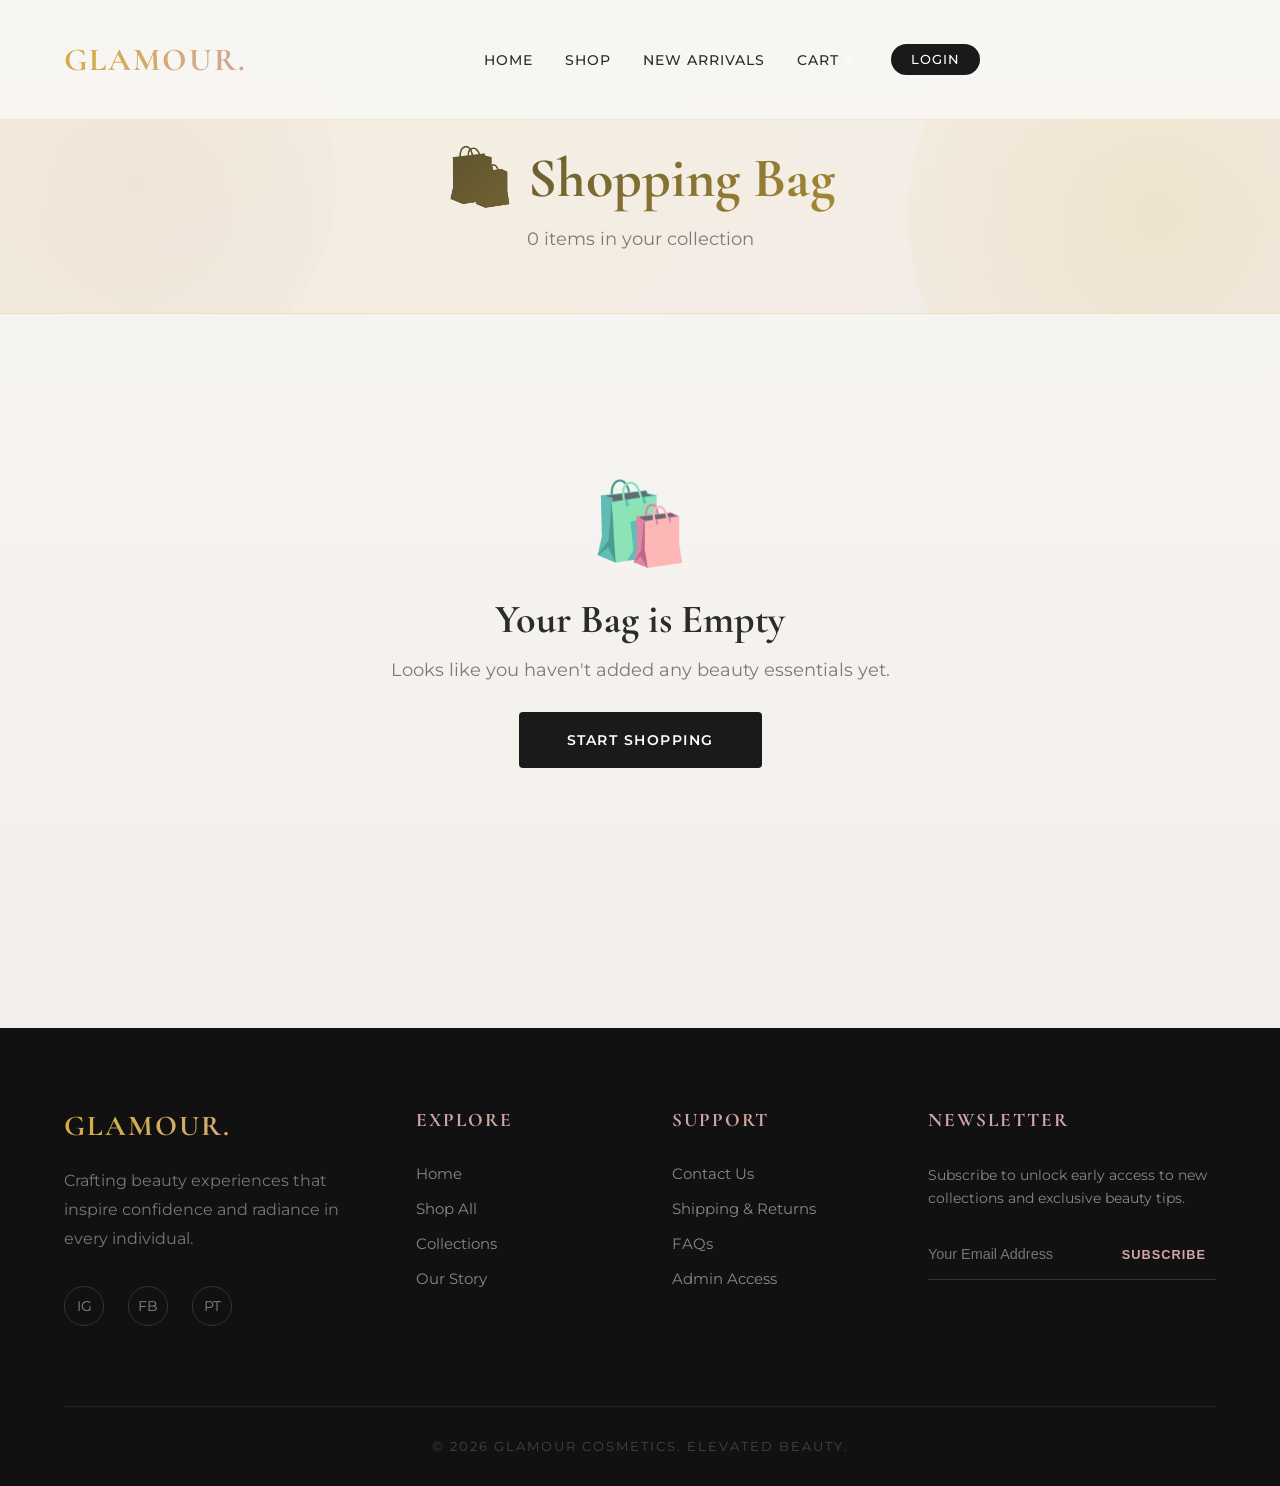
<file: frontend/cart.html>
<!DOCTYPE html>
<html lang="en">

<head>
    <meta charset="UTF-8">
    <meta name="viewport" content="width=device-width, initial-scale=1.0">
    <title>Shopping Bag | Glamour E-Store</title>
    <link rel="preconnect" href="https://fonts.googleapis.com">
    <link rel="preconnect" href="https://fonts.gstatic.com" crossorigin>
    <link
        href="https://fonts.googleapis.com/css2?family=Cormorant+Garamond:wght@300;400;600;700&family=Montserrat:wght@300;400;500;600;700&display=swap"
        rel="stylesheet">
    <style>
        :root {
            --color-primary: #1a1a1a;
            --color-secondary: #f8f6f3;
            --color-accent-gold: #d4af37;
            --color-accent-rose: #d4a5a5;
            --color-accent-sage: #9caf88;
            --color-text-dark: #2c2c2c;
            --color-text-light: #7a7a7a;
            --font-heading: 'Cormorant Garamond', serif;
            --font-body: 'Montserrat', sans-serif;
            --transition-smooth: all 0.6s cubic-bezier(0.4, 0, 0.2, 1);
            --spacing-xl: 6rem;
            --radius-sm: 8px;
        }

        * {
            margin: 0;
            padding: 0;
            box-sizing: border-box;
        }

        body {
            font-family: var(--font-body);
            color: var(--color-text-dark);
            background: linear-gradient(180deg, var(--color-secondary) 0%, #f0ede8 100%);
            overflow-x: hidden;
            min-height: 100vh;
        }

        /* Header Styles */
        header {
            position: fixed;
            top: 0;
            width: 100%;
            background: rgba(248, 246, 243, 0.95);
            backdrop-filter: blur(10px);
            z-index: 1000;
            padding: 1.5rem 5%;
            border-bottom: 1px solid rgba(212, 175, 55, 0.2);
            animation: slideDown 0.8s ease-out;
        }

        @keyframes slideDown {
            from {
                transform: translateY(-100%);
                opacity: 0;
            }

            to {
                transform: translateY(0);
                opacity: 1;
            }
        }

        nav {
            display: flex;
            justify-content: space-between;
            align-items: center;
            max-width: 1400px;
            margin: 0 auto;
        }

        .logo {
            font-family: var(--font-heading);
            font-size: 2rem;
            font-weight: 700;
            letter-spacing: 2px;
            background: linear-gradient(135deg, var(--color-accent-gold), var(--color-accent-rose));
            -webkit-background-clip: text;
            -webkit-text-fill-color: transparent;
            background-clip: text;
        }

        .nav-links {
            display: flex;
            gap: 3rem;
            list-style: none;
        }

        .nav-links a {
            font-size: 0.9rem;
            font-weight: 500;
            letter-spacing: 1px;
            text-transform: uppercase;
            color: var(--color-text-dark);
            text-decoration: none;
            position: relative;
            transition: color 0.3s;
        }

        .nav-links a::after {
            content: '';
            position: absolute;
            bottom: -5px;
            left: 0;
            width: 0;
            height: 2px;
            background: var(--color-accent-gold);
            transition: width 0.4s cubic-bezier(0.4, 0, 0.2, 1);
        }

        .nav-links a:hover::after {
            width: 100%;
        }

        .nav-links a:hover {
            color: var(--color-accent-gold);
        }

        /* Page Header */
        .page-header {
            margin-top: 80px;
            padding: 4rem 5%;
            background: linear-gradient(135deg, rgba(212, 175, 55, 0.1), rgba(212, 165, 165, 0.1));
            border-bottom: 1px solid rgba(212, 175, 55, 0.2);
            position: relative;
            overflow: hidden;
        }

        .page-header::before {
            content: '';
            position: absolute;
            top: -50%;
            right: -10%;
            width: 500px;
            height: 500px;
            background: radial-gradient(circle, rgba(212, 175, 55, 0.15), transparent);
            border-radius: 50%;
            animation: float 6s ease-in-out infinite;
        }

        .page-header::after {
            content: '';
            position: absolute;
            bottom: -30%;
            left: -5%;
            width: 400px;
            height: 400px;
            background: radial-gradient(circle, rgba(212, 165, 165, 0.12), transparent);
            border-radius: 50%;
            animation: float 8s ease-in-out infinite reverse;
        }

        @keyframes float {

            0%,
            100% {
                transform: translateY(0);
            }

            50% {
                transform: translateY(-30px);
            }
        }

        .page-header h1 {
            font-family: var(--font-heading);
            font-size: 3.5rem;
            font-weight: 700;
            text-align: center;
            position: relative;
            z-index: 2;
            background: linear-gradient(135deg, var(--color-text-dark), var(--color-accent-gold));
            -webkit-background-clip: text;
            -webkit-text-fill-color: transparent;
            background-clip: text;
        }

        .fade-in {
            animation: fadeInUp 0.8s ease-out;
        }

        @keyframes fadeInUp {
            from {
                opacity: 0;
                transform: translateY(30px);
            }

            to {
                opacity: 1;
                transform: translateY(0);
            }
        }

        /* Container */
        .container {
            max-width: 1400px;
            margin: 0 auto;
            padding: 0 5%;
        }

        .cart-section {
            padding: 4rem 0;
            min-height: 60vh;
        }

        /* Empty Cart State */
        .empty-cart {
            text-align: center;
            padding: 6rem 2rem;
            animation: fadeIn 0.8s ease-out;
        }

        @keyframes fadeIn {
            from {
                opacity: 0;
            }

            to {
                opacity: 1;
            }
        }

        .empty-cart-icon {
            font-size: 5rem;
            color: var(--color-accent-gold);
            margin-bottom: 1.5rem;
            opacity: 0.7;
        }

        .empty-cart h2 {
            font-family: var(--font-heading);
            font-size: 2.5rem;
            margin-bottom: 1rem;
            color: var(--color-text-dark);
        }

        .empty-cart p {
            color: var(--color-text-light);
            font-size: 1.1rem;
            margin-bottom: 2rem;
        }

        /* Cart Table */
        .cart-table-wrapper {
            margin-bottom: 4rem;
            background: white;
            border-radius: var(--radius-sm);
            box-shadow: 0 5px 30px rgba(0, 0, 0, 0.08);
            overflow: hidden;
            animation: slideUp 0.8s ease-out;
        }

        @keyframes slideUp {
            from {
                opacity: 0;
                transform: translateY(40px);
            }

            to {
                opacity: 1;
                transform: translateY(0);
            }
        }

        table {
            width: 100%;
            border-collapse: collapse;
        }

        thead {
            background: linear-gradient(135deg, var(--color-primary), #2a2a2a);
        }

        th {
            padding: 1.5rem 2rem;
            text-align: left;
            font-weight: 600;
            letter-spacing: 1px;
            text-transform: uppercase;
            font-size: 0.85rem;
            color: white;
        }

        th:last-child {
            text-align: right;
        }

        tbody tr {
            border-bottom: 1px solid #f0f0f0;
            transition: background 0.3s;
        }

        tbody tr:hover {
            background: rgba(212, 175, 55, 0.05);
        }

        td {
            padding: 2rem;
            vertical-align: middle;
        }

        td:last-child {
            text-align: right;
        }

        /* Product Cell */
        .product-cell {
            display: flex;
            align-items: center;
            gap: 1.5rem;
        }

        .product-image {
            width: 100px;
            height: 100px;
            border-radius: var(--radius-sm);
            overflow: hidden;
            flex-shrink: 0;
            background: #f5f5f5;
            border: 2px solid #f0f0f0;
            transition: border-color 0.3s;
        }

        .product-image img {
            width: 100%;
            height: 100%;
            object-fit: cover;
            transition: transform 0.4s;
        }

        .product-cell:hover .product-image {
            border-color: var(--color-accent-gold);
        }

        .product-cell:hover .product-image img {
            transform: scale(1.1);
        }

        .product-details h3 {
            font-family: var(--font-heading);
            font-size: 1.3rem;
            font-weight: 600;
            margin-bottom: 0.5rem;
            color: var(--color-text-dark);
        }

        .product-category {
            font-size: 0.85rem;
            color: var(--color-text-light);
            text-transform: uppercase;
            letter-spacing: 1px;
            margin-bottom: 0.5rem;
        }

        .remove-item {
            display: inline-block;
            margin-top: 0.5rem;
            color: var(--color-accent-rose);
            font-size: 0.85rem;
            text-decoration: none;
            font-weight: 500;
            transition: color 0.3s;
        }

        .remove-item:hover {
            color: #c4807d;
            text-decoration: underline;
        }

        /* Price Cell */
        .price-cell {
            font-size: 1.2rem;
            font-weight: 600;
            color: var(--color-text-dark);
        }

        /* Quantity Cell */
        .quantity-controls {
            display: flex;
            align-items: center;
            gap: 0.5rem;
        }

        .quantity-btn {
            width: 35px;
            height: 35px;
            border: 2px solid var(--color-accent-gold);
            background: white;
            color: var(--color-accent-gold);
            border-radius: 4px;
            cursor: pointer;
            font-size: 1.2rem;
            font-weight: 600;
            transition: all 0.3s;
            display: flex;
            align-items: center;
            justify-content: center;
        }

        .quantity-btn:hover {
            background: var(--color-accent-gold);
            color: white;
            transform: scale(1.1);
        }

        .quantity-display {
            width: 50px;
            text-align: center;
            font-size: 1.1rem;
            font-weight: 600;
            padding: 0.5rem;
            border: 2px solid #e0e0e0;
            border-radius: 4px;
        }

        /* Total Cell */
        .total-cell {
            font-size: 1.4rem;
            font-weight: 700;
            color: var(--color-accent-gold);
        }

        /* Summary Section */
        .summary-wrapper {
            display: flex;
            justify-content: flex-end;
            animation: fadeIn 1s ease-out 0.3s both;
        }

        .cart-summary {
            width: 100%;
            max-width: 450px;
            background: white;
            padding: 2.5rem;
            border-radius: var(--radius-sm);
            box-shadow: 0 10px 40px rgba(0, 0, 0, 0.1);
            border: 1px solid rgba(212, 175, 55, 0.2);
        }

        .cart-summary h2 {
            font-family: var(--font-heading);
            font-size: 2rem;
            margin-bottom: 2rem;
            color: var(--color-text-dark);
            text-align: center;
        }

        .summary-line {
            display: flex;
            justify-content: space-between;
            margin-bottom: 1.5rem;
            font-size: 1.1rem;
            padding-bottom: 1rem;
            border-bottom: 1px solid #f0f0f0;
        }

        .summary-line:last-of-type {
            border-bottom: 2px solid var(--color-accent-gold);
            padding-bottom: 1.5rem;
            margin-bottom: 2rem;
        }

        .summary-line strong {
            font-weight: 700;
            font-size: 1.3rem;
            color: var(--color-accent-gold);
        }

        .summary-note {
            font-size: 0.9rem;
            color: var(--color-text-light);
            text-align: center;
            margin-bottom: 2rem;
            line-height: 1.6;
        }

        /* Buttons */
        .btn {
            display: inline-block;
            padding: 1.2rem 3rem;
            background: var(--color-primary);
            color: white;
            text-decoration: none;
            font-weight: 600;
            letter-spacing: 1.5px;
            text-transform: uppercase;
            font-size: 0.9rem;
            border: none;
            border-radius: 4px;
            cursor: pointer;
            transition: all 0.4s cubic-bezier(0.4, 0, 0.2, 1);
            position: relative;
            overflow: hidden;
        }

        .btn::before {
            content: '';
            position: absolute;
            top: 0;
            left: -100%;
            width: 100%;
            height: 100%;
            background: var(--color-accent-gold);
            transition: left 0.5s ease;
            z-index: -1;
        }

        .btn:hover::before {
            left: 0;
        }

        .btn:hover {
            transform: translateY(-3px);
            box-shadow: 0 10px 30px rgba(212, 175, 55, 0.3);
        }

        .btn-full {
            width: 100%;
        }

        .continue-shopping {
            display: block;
            text-align: center;
            margin-top: 1.5rem;
            font-size: 0.95rem;
            color: var(--color-text-dark);
            text-decoration: none;
            font-weight: 500;
            transition: color 0.3s;
            position: relative;
        }

        .continue-shopping::after {
            content: '→';
            margin-left: 0.5rem;
            transition: margin-left 0.3s;
        }

        .continue-shopping:hover {
            color: var(--color-accent-gold);
        }

        .continue-shopping:hover::after {
            margin-left: 1rem;
        }

        /* Promo Code */
        .promo-section {
            margin-bottom: 2rem;
        }

        .promo-input-wrapper {
            display: flex;
            gap: 0.5rem;
        }

        .promo-input {
            flex: 1;
            padding: 1rem;
            border: 2px solid #e0e0e0;
            border-radius: 4px;
            font-family: var(--font-body);
            font-size: 0.95rem;
            transition: border-color 0.3s;
        }

        .promo-input:focus {
            outline: none;
            border-color: var(--color-accent-gold);
        }

        .promo-btn {
            padding: 1rem 2rem;
            background: transparent;
            color: var(--color-accent-gold);
            border: 2px solid var(--color-accent-gold);
            font-weight: 600;
            letter-spacing: 1px;
            text-transform: uppercase;
            font-size: 0.85rem;
            cursor: pointer;
            transition: all 0.3s;
            border-radius: 4px;
        }

        .promo-btn:hover {
            background: var(--color-accent-gold);
            color: white;
        }

        /* Footer */
        footer {
            background: var(--color-primary);
            color: white;
            padding: 4rem 5%;
            margin-top: 6rem;
        }

        .footer-content {
            max-width: 1400px;
            margin: 0 auto;
            display: grid;
            grid-template-columns: repeat(4, 1fr);
            gap: 3rem;
        }

        .footer-section h3 {
            font-family: var(--font-heading);
            font-size: 1.5rem;
            margin-bottom: 1.5rem;
            color: var(--color-accent-gold);
        }

        .footer-section ul {
            list-style: none;
        }

        .footer-section ul li {
            margin-bottom: 0.8rem;
        }

        .footer-section a {
            color: rgba(255, 255, 255, 0.7);
            text-decoration: none;
            font-size: 0.95rem;
            transition: color 0.3s;
        }

        .footer-section a:hover {
            color: var(--color-accent-gold);
        }

        .footer-bottom {
            text-align: center;
            margin-top: 3rem;
            padding-top: 2rem;
            border-top: 1px solid rgba(255, 255, 255, 0.1);
            color: rgba(255, 255, 255, 0.5);
            font-size: 0.9rem;
        }

        /* Responsive */
        @media (max-width: 1024px) {
            .footer-content {
                grid-template-columns: repeat(2, 1fr);
            }

            .nav-links {
                gap: 1.5rem;
            }

            .page-header h1 {
                font-size: 2.8rem;
            }
        }

        @media (max-width: 768px) {
            .nav-links {
                display: none;
            }

            .page-header h1 {
                font-size: 2.2rem;
            }

            table {
                font-size: 0.9rem;
            }

            .product-cell {
                flex-direction: column;
                align-items: flex-start;
            }

            th,
            td {
                padding: 1rem;
            }

            .cart-summary {
                max-width: 100%;
            }

            .footer-content {
                grid-template-columns: 1fr;
            }

            /* Make table scrollable on mobile */
            .cart-table-wrapper {
                overflow-x: auto;
            }

            table {
                min-width: 600px;
            }
        }
    </style>
</head>

<body>
    <header>
        <nav>
            <div class="logo">GLAMOUR</div>
            <ul class="nav-links">
                <li><a href="index.html">Home</a></li>
                <li><a href="products.html">Shop</a></li>
                <li><a href="categories.html">Categories</a></li>
                <li><a href="about.html">About</a></li>
                <li><a href="contact.html">Contact</a></li>
            </ul>
        </nav>
    </header>

    <div class="page-header fade-in">
        <div class="container">
            <h1>🛍️ Shopping Bag</h1>
            <p
                style="text-align: center; margin-top: 1rem; font-size: 1.1rem; color: var(--color-text-light); position: relative; z-index: 2;">
                <span id="item-count">4</span> items in your collection
            </p>
        </div>
    </div>

    <div class="container cart-section">
        <!-- Cart Items Table -->
        <div class="cart-table-wrapper" id="cart-table-section">
            <table>
                <thead>
                    <tr>
                        <th>Product</th>
                        <th>Price</th>
                        <th>Quantity</th>
                        <th>Total</th>
                    </tr>
                </thead>
                <tbody id="cart-items">
                    <!-- Cart items injected here -->
                </tbody>
            </table>
        </div>

        <!-- Empty Cart State -->
        <div class="empty-cart" id="empty-cart-state" style="display: none;">
            <div class="empty-cart-icon">🛍️</div>
            <h2>Your Bag is Empty</h2>
            <p>Looks like you haven't added any beauty essentials yet.</p>
            <a href="products.html" class="btn">Start Shopping</a>
        </div>

        <!-- Cart Summary -->
        <div class="summary-wrapper" id="cart-summary-section">
            <div class="cart-summary">
                <h2>Order Summary</h2>

                <div class="promo-section">
                    <div class="promo-input-wrapper">
                        <input type="text" class="promo-input" placeholder="Promo Code" id="promo-input">
                        <button class="promo-btn" onclick="applyPromo()">Apply</button>
                    </div>
                </div>

                <div class="summary-line">
                    <span>Subtotal</span>
                    <span id="cart-subtotal">$0.00</span>
                </div>
                <div class="summary-line">
                    <span>Shipping</span>
                    <span id="cart-shipping" style="color: var(--color-accent-sage); font-weight: 600;">Free</span>
                </div>
                <div class="summary-line" style="border-bottom: none; padding-bottom: 0; margin-bottom: 1rem;">
                    <span style="font-size: 0.9rem; color: var(--color-accent-sage);">✓ You're saving</span>
                    <span style="font-size: 0.9rem; color: var(--color-accent-sage); font-weight: 600;">$15.00</span>
                </div>
                <div class="summary-line">
                    <strong>Total</strong>
                    <strong id="cart-total">$0.00</strong>
                </div>

                <p class="summary-note">Free shipping on all orders. Taxes calculated at checkout.</p>

                <div
                    style="display: flex; justify-content: center; gap: 1.5rem; margin-bottom: 2rem; padding: 1.5rem; background: rgba(212, 175, 55, 0.05); border-radius: 4px;">
                    <div style="text-align: center; font-size: 0.75rem; color: var(--color-text-light);">
                        <div style="font-size: 1.5rem; margin-bottom: 0.3rem;">🔒</div>
                        <div>Secure Payment</div>
                    </div>
                    <div style="text-align: center; font-size: 0.75rem; color: var(--color-text-light);">
                        <div style="font-size: 1.5rem; margin-bottom: 0.3rem;">🚚</div>
                        <div>Free Shipping</div>
                    </div>
                    <div style="text-align: center; font-size: 0.75rem; color: var(--color-text-light);">
                        <div style="font-size: 1.5rem; margin-bottom: 0.3rem;">↩️</div>
                        <div>Easy Returns</div>
                    </div>
                </div>

                <button class="btn btn-full" onclick="checkout()">Proceed to Checkout</button>
                <a href="products.html" class="continue-shopping">Continue Shopping</a>
            </div>
        </div>
    </div>

    <footer>
        <div class="footer-content">
            <div class="footer-section">
                <h3>About Glamour</h3>
                <ul>
                    <li><a href="#">Our Story</a></li>
                    <li><a href="#">Sustainability</a></li>
                    <li><a href="#">Careers</a></li>
                    <li><a href="#">Press</a></li>
                    <li><a href="admin/dashboard.html" style="color: var(--color-accent-gold);">Admin Dashboard</a></li>
                </ul>
            </div>
            <div class="footer-section">
                <h3>Customer Care</h3>
                <ul>
                    <li><a href="#">Contact Us</a></li>
                    <li><a href="#">Shipping Info</a></li>
                    <li><a href="#">Returns</a></li>
                    <li><a href="#">FAQ</a></li>
                </ul>
            </div>
            <div class="footer-section">
                <h3>Shop</h3>
                <ul>
                    <li><a href="#">Makeup</a></li>
                    <li><a href="#">Skincare</a></li>
                    <li><a href="#">Fragrance</a></li>
                    <li><a href="#">Tools & Brushes</a></li>
                </ul>
            </div>
            <div class="footer-section">
                <h3>Connect</h3>
                <ul>
                    <li><a href="#">Instagram</a></li>
                    <li><a href="#">Facebook</a></li>
                    <li><a href="#">Pinterest</a></li>
                    <li><a href="#">YouTube</a></li>
                </ul>
            </div>
        </div>
        <div class="footer-bottom">
            <p>&copy; 2026 Glamour E-Store. All rights reserved. | Beauty Redefined</p>
        </div>
    </footer>

    <script src="js/app.js"></script>
    <script src="js/cart.js"></script>
    <script>
        function applyPromo() {
            const promoCode = document.getElementById('promo-input').value;
            if (promoCode) {
                alert(`Promo code "${promoCode}" applied!`);
            }
        }

        function checkout() {
            const cart = Utils.getCart();
            if (cart.length === 0) {
                alert("Your cart is empty!");
                return;
            }
            alert('Proceeding to secure checkout...');
        }
    </script>
    <script src="js/auth.js"></script>
    <script src="js/app.js"></script>
</body>

</html>
</file>
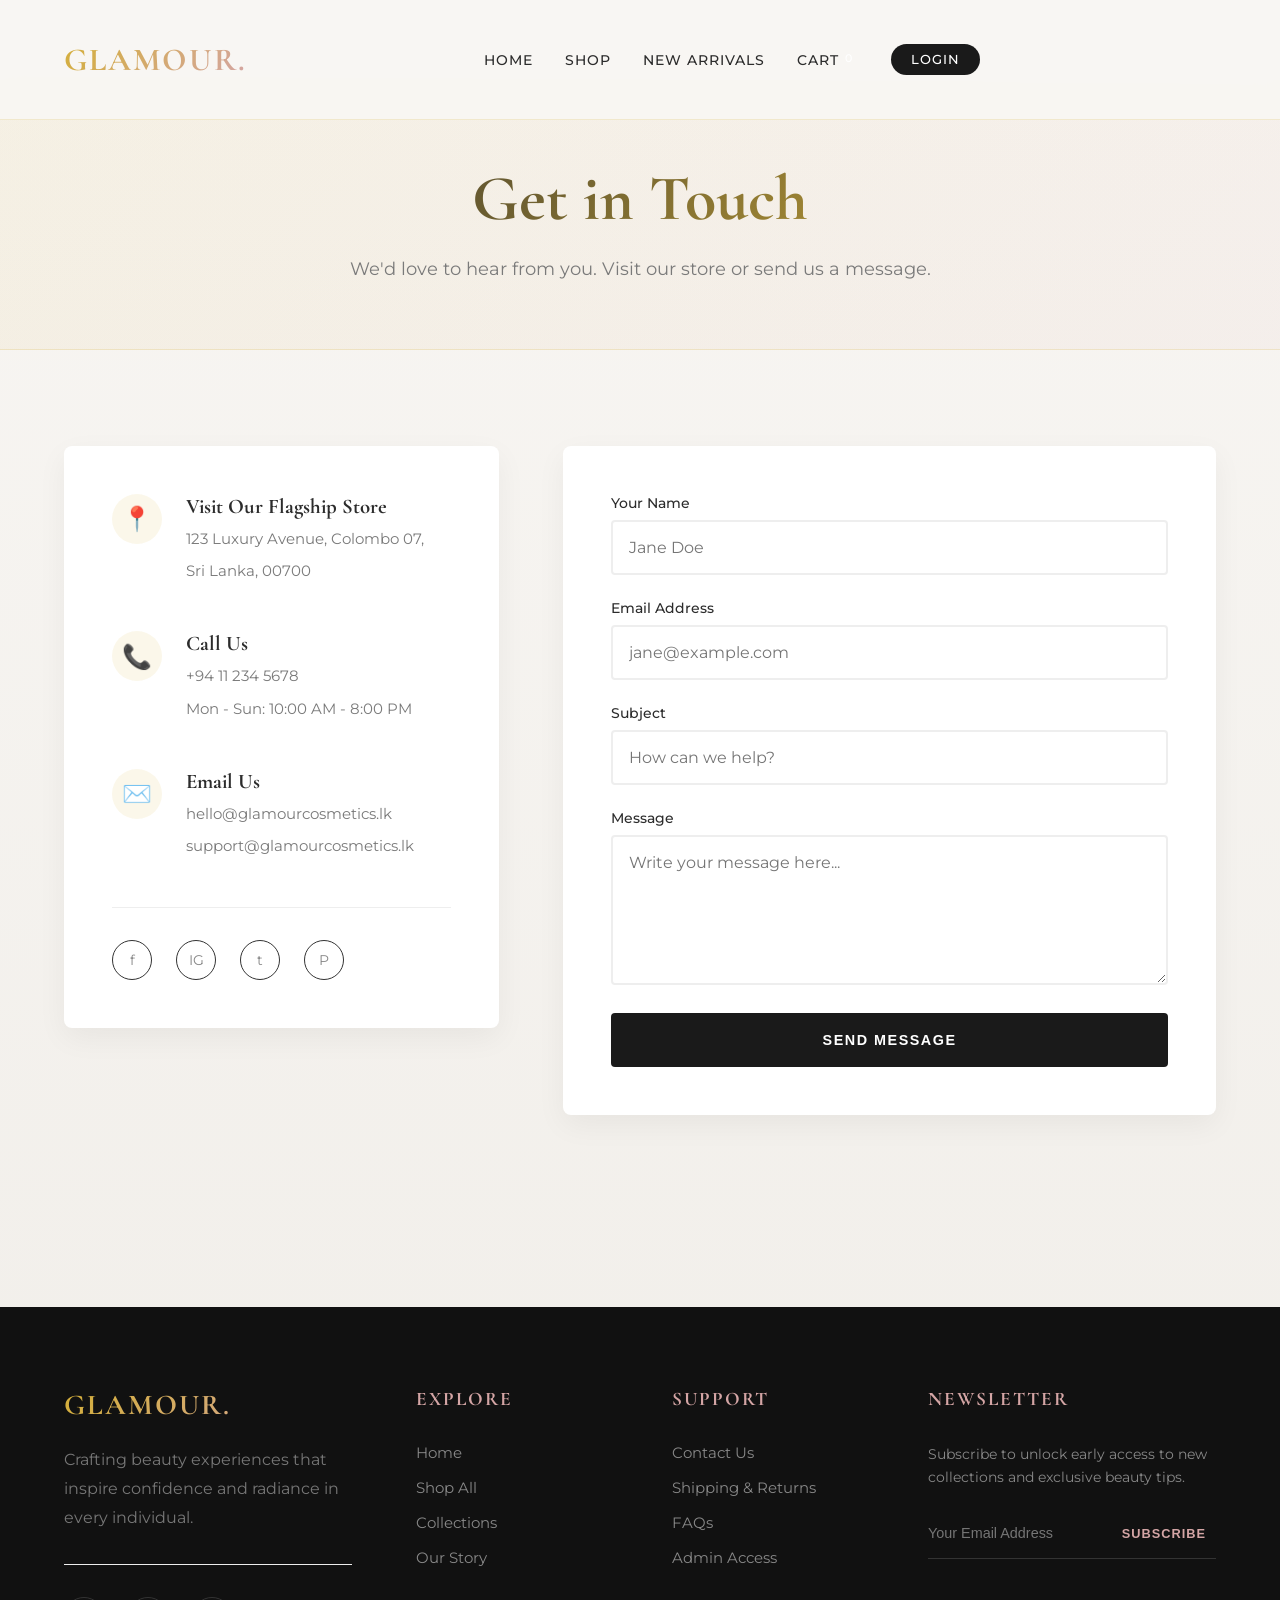
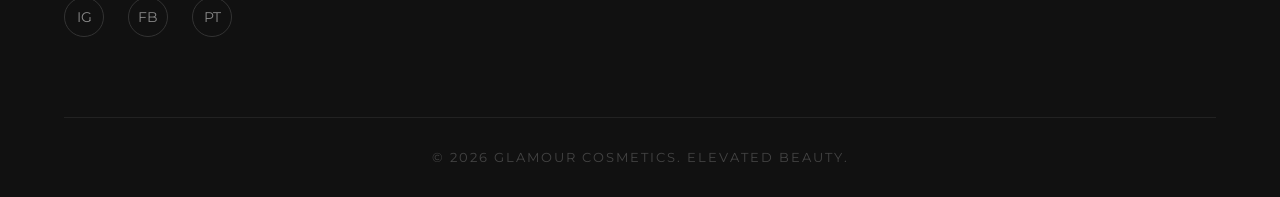
<file: frontend/contact.html>
<!DOCTYPE html>
<html lang="en">

<head>
    <meta charset="UTF-8">
    <meta name="viewport" content="width=device-width, initial-scale=1.0">
    <title>Contact Us | Glamour E-Store</title>
    <link rel="preconnect" href="https://fonts.googleapis.com">
    <link rel="preconnect" href="https://fonts.gstatic.com" crossorigin>
    <link
        href="https://fonts.googleapis.com/css2?family=Cormorant+Garamond:wght@300;400;600;700&family=Montserrat:wght@300;400;500;600;700&display=swap"
        rel="stylesheet">
    <style>
        :root {
            --color-primary: #1a1a1a;
            --color-secondary: #f8f6f3;
            --color-accent-gold: #d4af37;
            --color-accent-rose: #d4a5a5;
            --color-accent-sage: #9caf88;
            --color-text-dark: #2c2c2c;
            --color-text-light: #7a7a7a;
            --font-heading: 'Cormorant Garamond', serif;
            --font-body: 'Montserrat', sans-serif;
            --transition-smooth: all 0.6s cubic-bezier(0.4, 0, 0.2, 1);
            --spacing-xl: 6rem;
            --radius-sm: 8px;
        }

        * {
            margin: 0;
            padding: 0;
            box-sizing: border-box;
        }

        body {
            font-family: var(--font-body);
            color: var(--color-text-dark);
            background: linear-gradient(180deg, var(--color-secondary) 0%, #f0ede8 100%);
            overflow-x: hidden;
            min-height: 100vh;
        }

        /* Header Styles */
        header {
            position: fixed;
            top: 0;
            width: 100%;
            background: rgba(248, 246, 243, 0.95);
            backdrop-filter: blur(10px);
            z-index: 1000;
            padding: 1.5rem 5%;
            border-bottom: 1px solid rgba(212, 175, 55, 0.2);
            animation: slideDown 0.8s ease-out;
        }

        @keyframes slideDown {
            from {
                transform: translateY(-100%);
                opacity: 0;
            }

            to {
                transform: translateY(0);
                opacity: 1;
            }
        }

        nav {
            display: flex;
            justify-content: space-between;
            align-items: center;
            max-width: 1400px;
            margin: 0 auto;
        }

        .logo {
            font-family: var(--font-heading);
            font-size: 2rem;
            font-weight: 700;
            letter-spacing: 2px;
            background: linear-gradient(135deg, var(--color-accent-gold), var(--color-accent-rose));
            -webkit-background-clip: text;
            -webkit-text-fill-color: transparent;
            background-clip: text;
        }

        .nav-links {
            display: flex;
            gap: 3rem;
            list-style: none;
        }

        .nav-links a {
            font-size: 0.9rem;
            font-weight: 500;
            letter-spacing: 1px;
            text-transform: uppercase;
            color: var(--color-text-dark);
            text-decoration: none;
            position: relative;
            transition: color 0.3s;
        }

        .nav-links a::after {
            content: '';
            position: absolute;
            bottom: -5px;
            left: 0;
            width: 0;
            height: 2px;
            background: var(--color-accent-gold);
            transition: width 0.4s cubic-bezier(0.4, 0, 0.2, 1);
        }

        .nav-links a:hover::after {
            width: 100%;
        }

        .nav-links a:hover {
            color: var(--color-accent-gold);
        }

        /* Page Header */
        .page-header {
            margin-top: 80px;
            padding: 5rem 5% 4rem;
            background: linear-gradient(135deg, rgba(212, 175, 55, 0.08), rgba(212, 165, 165, 0.08));
            border-bottom: 1px solid rgba(212, 175, 55, 0.2);
            position: relative;
            overflow: hidden;
            text-align: center;
        }

        .page-header h1 {
            font-family: var(--font-heading);
            font-size: 4rem;
            font-weight: 700;
            position: relative;
            z-index: 2;
            background: linear-gradient(135deg, var(--color-text-dark), var(--color-accent-gold));
            -webkit-background-clip: text;
            -webkit-text-fill-color: transparent;
            background-clip: text;
            margin-bottom: 1rem;
        }

        .page-header p {
            max-width: 600px;
            margin: 0 auto;
            color: var(--color-text-light);
            font-size: 1.1rem;
            line-height: 1.8;
        }

        .fade-in {
            animation: fadeInUp 0.8s ease-out;
        }

        @keyframes fadeInUp {
            from {
                opacity: 0;
                transform: translateY(30px);
            }

            to {
                opacity: 1;
                transform: translateY(0);
            }
        }

        /* Container */
        .container {
            max-width: 1400px;
            margin: 0 auto;
            padding: 0 5%;
        }

        /* Contact Section */
        .contact-wrapper {
            padding: 6rem 0;
            display: grid;
            grid-template-columns: 1fr 1.5fr;
            gap: 4rem;
        }

        /* Contact Info */
        .contact-info {
            background: white;
            padding: 3rem;
            border-radius: var(--radius-sm);
            box-shadow: 0 10px 30px rgba(0, 0, 0, 0.05);
            height: fit-content;
        }

        .info-item {
            display: flex;
            align-items: flex-start;
            gap: 1.5rem;
            margin-bottom: 2.5rem;
        }

        .info-item:last-child {
            margin-bottom: 0;
        }

        .info-icon {
            width: 50px;
            height: 50px;
            background: rgba(212, 175, 55, 0.1);
            border-radius: 50%;
            display: flex;
            align-items: center;
            justify-content: center;
            font-size: 1.5rem;
            color: var(--color-accent-gold);
            flex-shrink: 0;
        }

        .info-content h3 {
            font-family: var(--font-heading);
            font-size: 1.3rem;
            margin-bottom: 0.5rem;
            color: var(--color-text-dark);
        }

        .info-content p {
            color: var(--color-text-light);
            font-size: 0.95rem;
            line-height: 1.6;
            margin-bottom: 0.5rem;
        }

        .social-links {
            display: flex;
            gap: 1rem;
            margin-top: 2rem;
            padding-top: 2rem;
            border-top: 1px solid #eee;
        }

        .social-btn {
            width: 40px;
            height: 40px;
            border-radius: 50%;
            border: 1px solid #eee;
            display: flex;
            align-items: center;
            justify-content: center;
            color: var(--color-text-dark);
            text-decoration: none;
            transition: all 0.3s;
        }

        .social-btn:hover {
            background: var(--color-accent-gold);
            color: white;
            border-color: var(--color-accent-gold);
        }

        /* Contact Form */
        .contact-form {
            background: white;
            padding: 3rem;
            border-radius: var(--radius-sm);
            box-shadow: 0 10px 30px rgba(0, 0, 0, 0.05);
        }

        .form-group {
            margin-bottom: 1.5rem;
        }

        .form-label {
            display: block;
            margin-bottom: 0.5rem;
            font-weight: 500;
            font-size: 0.9rem;
            color: var(--color-text-dark);
        }

        .form-control {
            width: 100%;
            padding: 1rem;
            border: 2px solid #eee;
            border-radius: 4px;
            font-family: var(--font-body);
            font-size: 1rem;
            transition: all 0.3s;
        }

        .form-control:focus {
            outline: none;
            border-color: var(--color-accent-gold);
            background: rgba(212, 175, 55, 0.02);
        }

        textarea.form-control {
            min-height: 150px;
            resize: vertical;
        }

        .btn {
            display: inline-block;
            padding: 1.2rem 3rem;
            background: var(--color-primary);
            color: white;
            text-decoration: none;
            font-weight: 600;
            letter-spacing: 1.5px;
            text-transform: uppercase;
            font-size: 0.9rem;
            border: none;
            border-radius: 4px;
            cursor: pointer;
            transition: all 0.4s cubic-bezier(0.4, 0, 0.2, 1);
            position: relative;
            overflow: hidden;
            width: 100%;
        }

        .btn::before {
            content: '';
            position: absolute;
            top: 0;
            left: -100%;
            width: 100%;
            height: 100%;
            background: var(--color-accent-gold);
            transition: left 0.5s ease;
            z-index: -1;
        }

        .btn:hover::before {
            left: 0;
        }

        .btn:hover {
            transform: translateY(-3px);
            box-shadow: 0 10px 30px rgba(212, 175, 55, 0.3);
        }

        /* Footer */
        footer {
            background: var(--color-primary);
            color: white;
            padding: 4rem 5%;
            margin-top: 6rem;
        }

        .footer-content {
            max-width: 1400px;
            margin: 0 auto;
            display: grid;
            grid-template-columns: repeat(4, 1fr);
            gap: 3rem;
        }

        .footer-section h3 {
            font-family: var(--font-heading);
            font-size: 1.5rem;
            margin-bottom: 1.5rem;
            color: var(--color-accent-gold);
        }

        .footer-section ul {
            list-style: none;
        }

        .footer-section ul li {
            margin-bottom: 0.8rem;
        }

        .footer-section a {
            color: rgba(255, 255, 255, 0.7);
            text-decoration: none;
            font-size: 0.95rem;
            transition: color 0.3s;
        }

        .footer-section a:hover {
            color: var(--color-accent-gold);
        }

        .footer-bottom {
            text-align: center;
            margin-top: 3rem;
            padding-top: 2rem;
            border-top: 1px solid rgba(255, 255, 255, 0.1);
            color: rgba(255, 255, 255, 0.5);
            font-size: 0.9rem;
        }

        /* Responsive */
        @media (max-width: 1024px) {
            .contact-wrapper {
                grid-template-columns: 1fr;
            }

            .footer-content {
                grid-template-columns: repeat(2, 1fr);
            }
        }

        @media (max-width: 768px) {
            .nav-links {
                display: none;
            }

            .footer-content {
                grid-template-columns: 1fr;
            }

            .page-header h1 {
                font-size: 3rem;
            }
        }
    </style>
</head>

<body>
    <header>
        <nav>
            <div class="logo">GLAMOUR</div>
            <ul class="nav-links">
                <li><a href="index.html">Home</a></li>
                <li><a href="products.html">Shop</a></li>
                <li><a href="cart.html">Cart</a></li>
                <li><a href="categories.html">Categories</a></li>
                <li><a href="about.html">About</a></li>
                <li><a href="contact.html" style="color: var(--color-accent-gold);">Contact</a></li>
            </ul>
        </nav>
    </header>

    <div class="page-header fade-in">
        <div class="container">
            <h1>Get in Touch</h1>
            <p>We'd love to hear from you. Visit our store or send us a message.</p>
        </div>
    </div>

    <div class="container">
        <div class="contact-wrapper fade-in">
            <!-- Contact Information -->
            <div class="contact-info">
                <div class="info-item">
                    <div class="info-icon">📍</div>
                    <div class="info-content">
                        <h3>Visit Our Flagship Store</h3>
                        <p>123 Luxury Avenue, Colombo 07,</p>
                        <p>Sri Lanka, 00700</p>
                    </div>
                </div>

                <div class="info-item">
                    <div class="info-icon">📞</div>
                    <div class="info-content">
                        <h3>Call Us</h3>
                        <p>+94 11 234 5678</p>
                        <p>Mon - Sun: 10:00 AM - 8:00 PM</p>
                    </div>
                </div>

                <div class="info-item">
                    <div class="info-icon">✉️</div>
                    <div class="info-content">
                        <h3>Email Us</h3>
                        <p>hello@glamourcosmetics.lk</p>
                        <p>support@glamourcosmetics.lk</p>
                    </div>
                </div>

                <div class="social-links">
                    <a href="#" class="social-btn" title="Facebook">f</a>
                    <a href="#" class="social-btn" title="Instagram">IG</a>
                    <a href="#" class="social-btn" title="Twitter">t</a>
                    <a href="#" class="social-btn" title="Pinterest">P</a>
                </div>
            </div>

            <!-- Contact Form -->
            <div class="contact-form">
                <form
                    onsubmit="event.preventDefault(); alert('Thank you for your message! We will get back to you soon.');">
                    <div class="form-group">
                        <label class="form-label">Your Name</label>
                        <input type="text" class="form-control" placeholder="Jane Doe" required>
                    </div>
                    <div class="form-group">
                        <label class="form-label">Email Address</label>
                        <input type="email" class="form-control" placeholder="jane@example.com" required>
                    </div>
                    <div class="form-group">
                        <label class="form-label">Subject</label>
                        <input type="text" class="form-control" placeholder="How can we help?" required>
                    </div>
                    <div class="form-group">
                        <label class="form-label">Message</label>
                        <textarea class="form-control" placeholder="Write your message here..." required></textarea>
                    </div>
                    <button type="submit" class="btn">Send Message</button>
                </form>
            </div>
        </div>
    </div>

    <footer>
        <div class="footer-content">
            <div class="footer-section">
                <h3>About Glamour</h3>
                <ul>
                    <li><a href="about.html">Our Story</a></li>
                    <li><a href="#">Sustainability</a></li>
                    <li><a href="#">Careers</a></li>
                    <li><a href="#">Press</a></li>
                    <li><a href="admin/dashboard.html" style="color: var(--color-accent-gold);">Admin Dashboard</a></li>
                </ul>
            </div>
            <div class="footer-section">
                <h3>Customer Care</h3>
                <ul>
                    <li><a href="contact.html" style="color: var(--color-accent-gold);">Contact Us</a></li>
                    <li><a href="#">Shipping Info</a></li>
                    <li><a href="#">Returns</a></li>
                    <li><a href="#">FAQ</a></li>
                </ul>
            </div>
            <div class="footer-section">
                <h3>Shop</h3>
                <ul>
                    <li><a href="products.html">Makeup</a></li>
                    <li><a href="products.html">Skincare</a></li>
                    <li><a href="products.html">Fragrance</a></li>
                    <li><a href="products.html">Tools & Brushes</a></li>
                </ul>
            </div>
            <div class="footer-section">
                <h3>Connect</h3>
                <ul>
                    <li><a href="#">Instagram</a></li>
                    <li><a href="#">Facebook</a></li>
                    <li><a href="#">Pinterest</a></li>
                    <li><a href="#">YouTube</a></li>
                </ul>
            </div>
        </div>
        <div class="footer-bottom">
            <p>&copy; 2026 Glamour E-Store. All rights reserved. | Beauty Redefined</p>
        </div>
    </footer>

    <script src="js/auth.js"></script>
    <script src="js/app.js"></script>
</body>

</html>
</file>
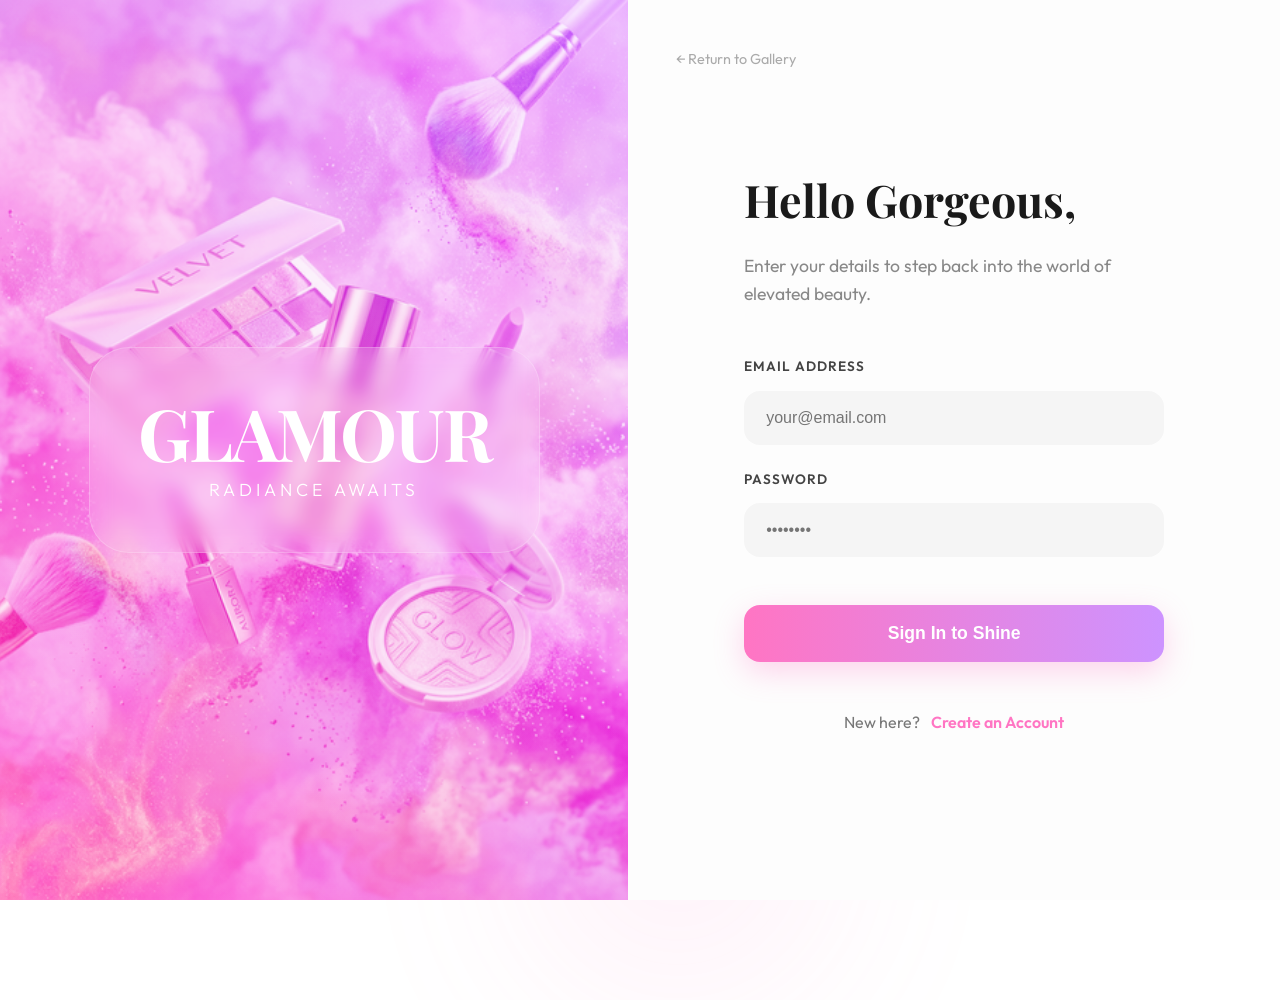
<file: frontend/login.html>
<!DOCTYPE html>
<html lang="en">

<head>
    <meta charset="UTF-8">
    <meta name="viewport" content="width=device-width, initial-scale=1.0">
    <title>Welcome | GLAMOUR Vibrant Beauty</title>
    <link rel="stylesheet" href="css/styles.css">
    <link
        href="https://fonts.googleapis.com/css2?family=Outfit:wght@200;400;600&family=Playfair+Display:ital,wght@0,400;0,700;1,400&display=swap"
        rel="stylesheet">
    <style>
        :root {
            --color-primary: #ff75c3;
            --color-secondary: #ffa647;
            --color-tertiary: #ffe83f;
            --color-quaternary: #9fff5b;
            --color-quinary: #70e2ff;
            --color-senary: #cd93ff;
            --font-display: 'Playfair Display', serif;
            --font-ui: 'Outfit', sans-serif;
            --glass-bg: rgba(255, 255, 255, 0.85);
            --glass-border: rgba(255, 255, 255, 0.5);
        }

        * {
            margin: 0;
            padding: 0;
            box-sizing: border-box;
        }

        body {
            font-family: var(--font-ui);
            background: #fff;
            height: 100vh;
            overflow: hidden;
            color: #333;
        }

        .main-wrapper {
            display: flex;
            height: 100vh;
            width: 100%;
        }

        /* --- Colorful Side (Left) --- */
        .color-panel {
            flex: 1.2;
            position: relative;
            overflow: hidden;
            display: flex;
            align-items: center;
            justify-content: center;
            background: linear-gradient(45deg, var(--color-primary), var(--color-senary));
        }

        .visual-img {
            position: absolute;
            top: 0;
            left: 0;
            width: 100%;
            height: 100%;
            object-fit: cover;
            mix-blend-mode: overlay;
            opacity: 0.9;
            animation: panSlow 30s infinite alternate ease-in-out;
        }

        @keyframes panSlow {
            from {
                transform: scale(1) translate(0, 0);
            }

            to {
                transform: scale(1.2) translate(-20px, -20px);
            }
        }

        .brand-overlay {
            position: relative;
            z-index: 2;
            text-align: center;
            padding: 3rem;
            background: rgba(255, 255, 255, 0.1);
            backdrop-filter: blur(10px);
            -webkit-backdrop-filter: blur(10px);
            border-radius: 40px;
            border: 1px solid rgba(255, 255, 255, 0.2);
            animation: popIn 1s cubic-bezier(0.17, 0.67, 0.83, 0.67) forwards;
        }

        @keyframes popIn {
            from {
                transform: scale(0.8);
                opacity: 0;
            }

            to {
                transform: scale(1);
                opacity: 1;
            }
        }

        .brand-overlay h1 {
            font-family: var(--font-display);
            font-size: 4.5rem;
            letter-spacing: -2px;
            color: #fff;
            font-weight: 700;
            margin-bottom: 0.5rem;
            line-height: 1;
        }

        .brand-overlay p {
            font-size: 1.1rem;
            letter-spacing: 4px;
            color: #fff;
            text-transform: uppercase;
            font-weight: 300;
        }

        /* --- Form Side (Right) --- */
        .form-panel {
            flex: 1;
            background: #fdfdfd;
            display: flex;
            align-items: center;
            justify-content: center;
            padding: 4rem;
            position: relative;
        }

        .form-card {
            width: 100%;
            max-width: 420px;
            animation: slideUp 0.8s ease-out forwards;
        }

        @keyframes slideUp {
            from {
                opacity: 0;
                transform: translateY(20px);
            }

            to {
                opacity: 1;
                transform: translateY(0);
            }
        }

        .welcome-header {
            margin-bottom: 3rem;
            text-align: left;
        }

        .welcome-header h2 {
            font-family: var(--font-display);
            font-size: 2.8rem;
            color: #1a1a1a;
            margin-bottom: 1rem;
            font-weight: 700;
        }

        .welcome-header p {
            color: #888;
            font-size: 1.1rem;
        }

        .form-group {
            margin-bottom: 1.5rem;
        }

        .form-group label {
            display: block;
            font-size: 0.85rem;
            font-weight: 600;
            color: #444;
            margin-bottom: 0.8rem;
            text-transform: uppercase;
            letter-spacing: 1px;
        }

        .input-box {
            position: relative;
        }

        .form-group input {
            width: 100%;
            padding: 16px 20px;
            background: #f5f5f5;
            border: 2px solid transparent;
            border-radius: 16px;
            font-size: 1rem;
            color: #1a1a1a;
            transition: all 0.3s ease;
            outline: none;
        }

        .form-group input:focus {
            background: #fff;
            border-color: var(--color-primary);
            box-shadow: 0 10px 20px rgba(255, 117, 195, 0.1);
        }

        .login-btn-vibrant {
            width: 100%;
            padding: 18px;
            background: linear-gradient(to right, var(--color-primary), var(--color-senary));
            color: #fff;
            border: none;
            border-radius: 16px;
            font-size: 1.1rem;
            font-weight: 600;
            cursor: pointer;
            transition: all 0.4s cubic-bezier(0.175, 0.885, 0.32, 1.275);
            margin-top: 1.5rem;
            box-shadow: 0 10px 30px rgba(255, 117, 195, 0.3);
        }

        .login-btn-vibrant:hover {
            transform: scale(1.02);
            box-shadow: 0 15px 40px rgba(255, 117, 195, 0.4);
        }

        .login-btn-vibrant:active {
            transform: scale(0.98);
        }

        .signup-footer {
            margin-top: 3rem;
            text-align: center;
            font-size: 1rem;
            color: #777;
        }

        .signup-footer a {
            color: var(--color-primary);
            text-decoration: none;
            font-weight: 600;
            margin-left: 8px;
        }

        .signup-footer a:hover {
            text-decoration: underline;
        }

        .back-link {
            position: absolute;
            top: 3rem;
            left: 3rem;
            color: #aaa;
            text-decoration: none;
            font-size: 0.9rem;
            display: flex;
            align-items: center;
            gap: 8px;
            transition: 0.3s;
        }

        .back-link:hover {
            color: var(--color-primary);
        }

        #error-msg {
            background: #fff0f0;
            color: #ff4d4d;
            padding: 15px;
            border-radius: 12px;
            font-size: 0.9rem;
            text-align: center;
            margin-top: 1.5rem;
            display: none;
            border: 1px solid #ffebeb;
        }

        /* Ambient Glow Decor */
        .glow-sphere {
            position: absolute;
            width: 300px;
            height: 300px;
            background: var(--color-primary);
            filter: blur(100px);
            opacity: 0.1;
            z-index: -1;
            border-radius: 50%;
        }

        @media (max-width: 900px) {
            .color-panel {
                display: none;
            }

            .form-panel {
                padding: 2rem;
            }

            .back-link {
                top: 2rem;
                left: 2rem;
            }
        }
    </style>
</head>

<body>
    <div class="main-wrapper">
        <!-- Colorful Visual Section -->
        <section class="color-panel">
            <img src="img/login-vibrant.png" alt="Vibrant Cosmetics" class="visual-img">
            <div class="brand-overlay">
                <h1>GLAMOUR</h1>
                <p>Radiance Awaits</p>
            </div>
        </section>

        <!-- Dynamic Form Section -->
        <section class="form-panel">
            <div class="glow-sphere" style="top: -100px; right: -100px; background: var(--color-senary);"></div>
            <div class="glow-sphere" style="bottom: -100px; left: -100px;"></div>

            <a href="index.html" class="back-link">← Return to Gallery</a>

            <div class="form-card">
                <div class="welcome-header">
                    <h2>Hello Gorgeous,</h2>
                    <p>Enter your details to step back into the world of elevated beauty.</p>
                </div>

                <form id="login-form">
                    <div class="form-group">
                        <label>Email Address</label>
                        <div class="input-box">
                            <input type="email" id="email" required placeholder="your@email.com">
                        </div>
                    </div>

                    <div class="form-group">
                        <label>Password</label>
                        <div class="input-box">
                            <input type="password" id="password" required placeholder="••••••••">
                        </div>
                    </div>

                    <button type="submit" class="login-btn-vibrant" id="login-btn">Sign In to Shine</button>
                    <div id="error-msg"></div>
                </form>

                <div class="signup-footer">
                    New here? <a href="signup.html">Create an Account</a>
                </div>
            </div>
        </section>
    </div>

    <script src="js/app.js"></script>
    <script src="js/auth.js"></script>
    <script>
        document.getElementById('login-form').addEventListener('submit', async (e) => {
            e.preventDefault();
            const email = document.getElementById('email').value;
            const password = document.getElementById('password').value;
            const errorEl = document.getElementById('error-msg');
            const btn = document.getElementById('login-btn');

            // Feedback
            btn.innerText = 'Connecting...';
            btn.disabled = true;
            errorEl.style.display = 'none';

            try {
                const result = await Auth.login(email, password);
                if (!result.success) {
                    errorEl.innerText = result.message;
                    errorEl.style.display = 'block';
                    btn.innerText = 'Sign In to Shine';
                    btn.disabled = false;
                }
            } catch (err) {
                errorEl.innerText = "Connection lost. Please try again.";
                errorEl.style.display = 'block';
                btn.innerText = 'Sign In to Shine';
                btn.disabled = false;
            }
        });
    </script>
</body>

</html>
</file>
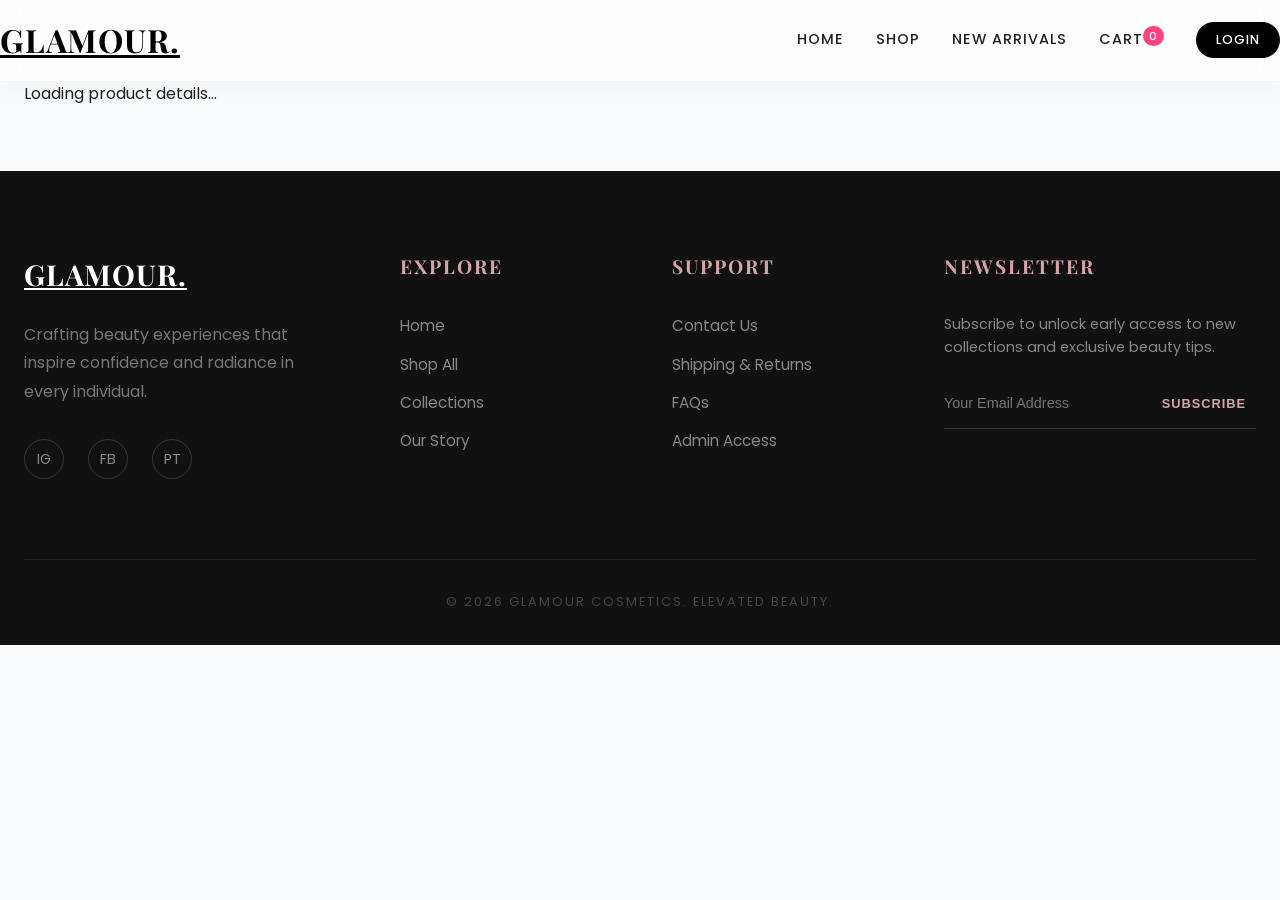
<file: frontend/product-details.html>
<!DOCTYPE html>
<html lang="en">

<head>
    <meta charset="UTF-8">
    <meta name="viewport" content="width=device-width, initial-scale=1.0">
    <title>Product Details | Glamour Cosmetics</title>
    <link rel="stylesheet" href="css/styles.css">
</head>

<body>
    <header></header>

    <div class="container" style="padding-top: var(--spacing-lg); padding-bottom: var(--spacing-xl);">
        <div id="product-detail-container">
            <div class="loading">Loading product details...</div>
        </div>
    </div>

    <footer></footer>

    <script src="js/auth.js"></script>
    <script src="js/app.js"></script>
    <script src="js/shop.js"></script>
    <script>
        document.addEventListener('DOMContentLoaded', () => {
            Shop.loadProductDetailView();
        });
    </script>
</body>

</html>
</file>
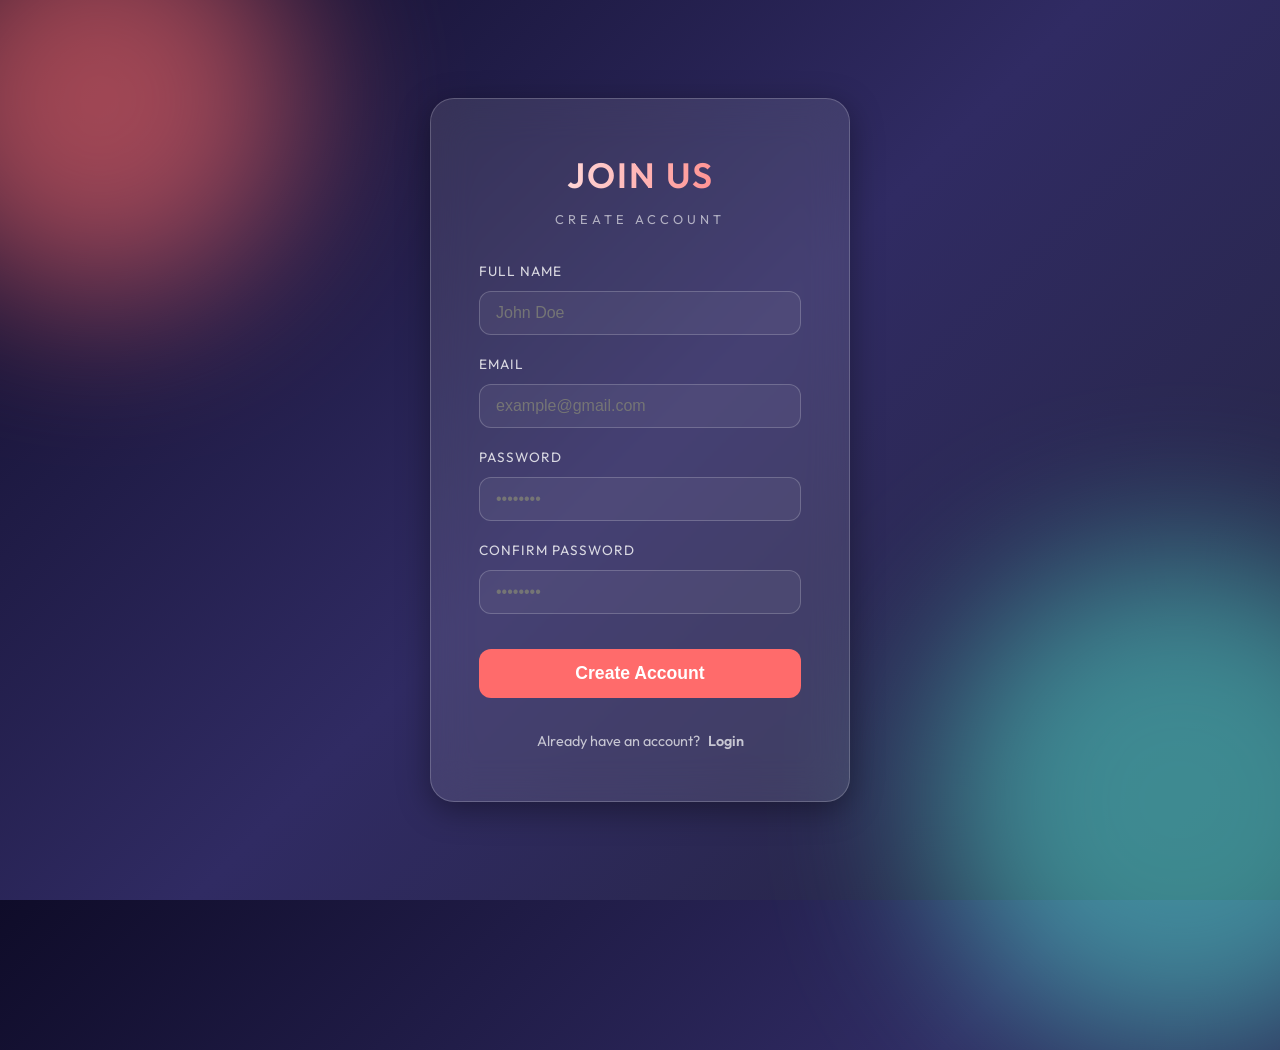
<file: frontend/signup.html>
<!DOCTYPE html>
<html lang="en">

<head>
    <meta charset="UTF-8">
    <meta name="viewport" content="width=device-width, initial-scale=1.0">
    <title>Sign Up | Glamour Cosmetics</title>
    <link rel="stylesheet" href="css/styles.css">
    <link href="https://fonts.googleapis.com/css2?family=Outfit:wght@300;400;600&display=swap" rel="stylesheet">
    <style>
        :root {
            --glass-bg: rgba(255, 255, 255, 0.1);
            --glass-border: rgba(255, 255, 255, 0.2);
            --accent-color: #ff6b6b;
        }

        body {
            margin: 0;
            padding: 0;
            font-family: 'Outfit', sans-serif;
            background: linear-gradient(135deg, #0f0c29, #302b63, #24243e);
            height: 100vh;
            display: flex;
            align-items: center;
            justify-content: center;
            overflow: hidden;
            color: white;
        }

        .background-blobs {
            position: absolute;
            width: 100%;
            height: 100%;
            z-index: 0;
        }

        .blob {
            position: absolute;
            filter: blur(80px);
            border-radius: 50%;
            opacity: 0.6;
            animation: move 20s infinite alternate;
        }

        .blob-1 {
            width: 400px;
            height: 400px;
            background: #ff6b6b;
            top: -100px;
            left: -100px;
        }

        .blob-2 {
            width: 500px;
            height: 500px;
            background: #4ecdc4;
            bottom: -150px;
            right: -150px;
        }

        @keyframes move {
            from {
                transform: translate(0, 0);
            }

            to {
                transform: translate(100px, 100px);
            }
        }

        .signup-card {
            background: var(--glass-bg);
            backdrop-filter: blur(20px);
            border: 1px solid var(--glass-border);
            border-radius: 24px;
            padding: 3rem;
            width: 100%;
            max-width: 420px;
            z-index: 1;
            box-shadow: 0 8px 32px 0 rgba(0, 0, 0, 0.37);
            animation: fadeInUp 0.8s ease-out;
        }

        @keyframes fadeInUp {
            from {
                opacity: 0;
                transform: translateY(30px);
            }

            to {
                opacity: 1;
                transform: translateY(0);
            }
        }

        .logo-container {
            text-align: center;
            margin-bottom: 2rem;
        }

        .logo-container h1 {
            font-size: 2.2rem;
            margin: 0;
            font-weight: 600;
            letter-spacing: 2px;
            background: linear-gradient(to right, #fff, var(--accent-color));
            -webkit-background-clip: text;
            background-clip: text;
            -webkit-text-fill-color: transparent;
        }

        .form-group {
            margin-bottom: 1.2rem;
        }

        .form-group label {
            display: block;
            margin-bottom: 0.5rem;
            font-size: 0.85rem;
            opacity: 0.8;
            letter-spacing: 1px;
        }

        .form-group input {
            width: 100%;
            padding: 12px 16px;
            background: rgba(255, 255, 255, 0.05);
            border: 1px solid var(--glass-border);
            border-radius: 12px;
            color: white;
            font-size: 1rem;
            transition: all 0.3s ease;
            box-sizing: border-box;
        }

        .form-group input:focus {
            outline: none;
            border-color: var(--accent-color);
            background: rgba(255, 255, 255, 0.1);
        }

        .signup-btn {
            width: 100%;
            padding: 14px;
            background: var(--accent-color);
            border: none;
            border-radius: 12px;
            color: white;
            font-size: 1.1rem;
            font-weight: 600;
            cursor: pointer;
            transition: all 0.3s ease;
            margin-top: 1rem;
        }

        .signup-btn:hover {
            transform: translateY(-2px);
            box-shadow: 0 5px 20px rgba(255, 107, 107, 0.4);
        }

        .footer-links {
            text-align: center;
            margin-top: 2rem;
            font-size: 0.9rem;
            opacity: 0.7;
        }

        .footer-links a {
            color: white;
            text-decoration: none;
            font-weight: 600;
            margin-left: 5px;
        }

        .footer-links a:hover {
            text-decoration: underline;
        }

        #error-msg {
            color: #ff4d4d;
            font-size: 0.85rem;
            text-align: center;
            margin-top: 1rem;
            display: none;
        }
    </style>
</head>

<body>
    <div class="background-blobs">
        <div class="blob blob-1"></div>
        <div class="blob blob-2"></div>
    </div>

    <div class="signup-card">
        <div class="logo-container">
            <h1>JOIN US</h1>
            <p style="font-size: 0.8rem; letter-spacing: 4px; opacity: 0.6; margin-top: 5px;">CREATE ACCOUNT</p>
        </div>

        <form id="signup-form">
            <div class="form-group">
                <label>FULL NAME</label>
                <input type="text" id="fullName" required placeholder="John Doe">
            </div>

            <div class="form-group">
                <label>EMAIL</label>
                <input type="email" id="email" required placeholder="example@gmail.com">
            </div>

            <div class="form-group">
                <label>PASSWORD</label>
                <input type="password" id="password" required placeholder="••••••••">
            </div>

            <div class="form-group">
                <label>CONFIRM PASSWORD</label>
                <input type="password" id="confirmPassword" required placeholder="••••••••">
            </div>

            <button type="submit" class="signup-btn">Create Account</button>
            <div id="error-msg"></div>
        </form>

        <div class="footer-links">
            Already have an account? <a href="login.html">Login</a>
        </div>
    </div>

    <script src="js/app.js"></script>
    <script src="js/auth.js"></script>
    <script>
        document.getElementById('signup-form').addEventListener('submit', async (e) => {
            e.preventDefault();
            const fullName = document.getElementById('fullName').value;
            const email = document.getElementById('email').value;
            const password = document.getElementById('password').value;
            const confirmPassword = document.getElementById('confirmPassword').value;
            const errorEl = document.getElementById('error-msg');

            if (password !== confirmPassword) {
                errorEl.innerText = "Passwords do not match";
                errorEl.style.display = 'block';
                return;
            }

            const result = await Auth.signup({ fullName, email, password, role: 'USER' });
            if (!result.success) {
                errorEl.innerText = result.message;
                errorEl.style.display = 'block';
            }
        });
    </script>
</body>

</html>
</file>
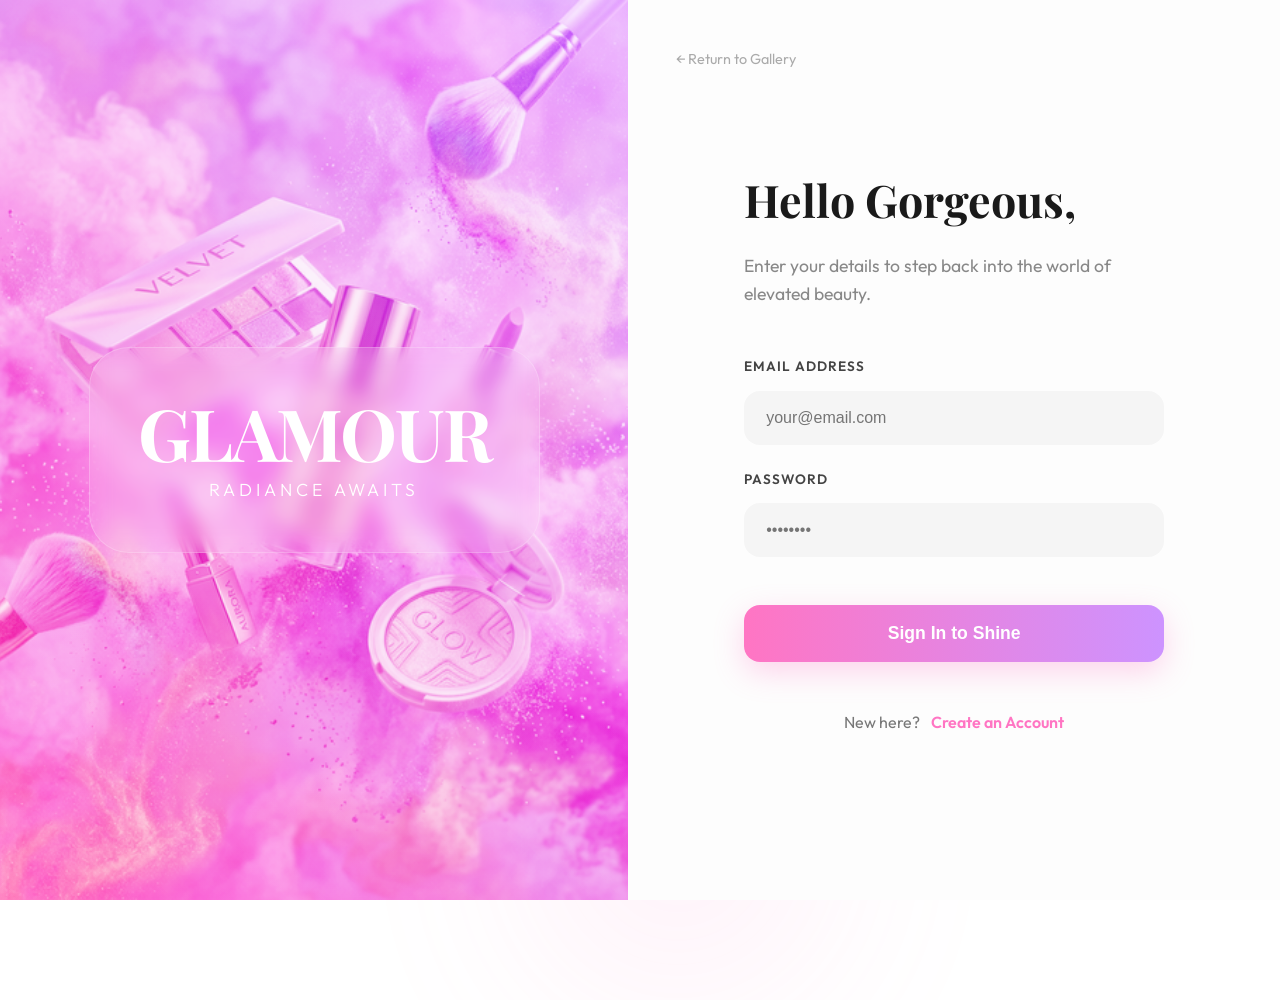
<file: frontend/admin/dashboard.html>
<!DOCTYPE html>
<html lang="en">

<head>
    <meta charset="UTF-8">
    <meta name="viewport" content="width=device-width, initial-scale=1.0">
    <title>Admin Dashboard | Glamour Cosmetics</title>
    <link rel="stylesheet" href="../css/styles.css">
</head>

<body>
    <header id="main-header"></header>

    <div class="container fade-in"
        style="padding-top: var(--spacing-md); padding-bottom: var(--spacing-xl); min-height: 80vh;">

        <div class="admin-header">
            <div>
                <h1>Dashboard</h1>
                <p style="opacity: 0.8; font-size: 0.9rem;">Manage inventory and products</p>
            </div>
            <a href="form.html" class="btn" style="background: white; color: black; border-color: white;">+ Add New
                Product</a>
        </div>

        <div
            style="background: white; box-shadow: var(--shadow-soft); border-radius: var(--radius-md); overflow: hidden; border: 1px solid var(--border-color);">
            <table style="margin-bottom: 0;">
                <thead style="background: #f9f9f9;">
                    <tr>
                        <th style="padding-left: 2rem;">ID</th>
                        <th>Product</th>
                        <th>Category</th>
                        <th>Price</th>
                        <th>Status</th>
                        <th>Actions</th>
                    </tr>
                </thead>
                <tbody id="admin-products-list">
                    <!-- Products injected here -->
                </tbody>
            </table>
        </div>
    </div>

    <footer></footer>

    <script src="../js/app.js"></script>
    <script src="../js/auth.js"></script>
    <script src="../js/shop.js"></script>
    <script src="../js/admin.js"></script>
    <script>
        // Override Admin.loadProducts to match new table structure if needed
        // Or ensure admin.js generates compatible rows
        const originalLoad = Admin.loadProducts;
        Admin.loadProducts = async () => {
            const tbody = document.getElementById('admin-products-list');
            if (!tbody) return;
            tbody.innerHTML = '<tr><td colspan="6" style="padding: 3rem; text-align: center;">Loading...</td></tr>';

            try {
                const products = await Shop.fetchProducts();
                if (products.length === 0) {
                    tbody.innerHTML = '<tr><td colspan="6" style="padding: 3rem; text-align: center;">No products found. Add one to get started!</td></tr>';
                    return;
                }

                tbody.innerHTML = products.map(product => `
                    <tr>
                        <td style="padding-left: 2rem; color: #888;">#${product.id}</td>
                        <td>
                            <div style="display: flex; align-items: center; gap: 1rem;">
                                <img src="${product.imageUrl}" alt="${product.name}" style="width: 48px; height: 48px; object-fit: cover; border-radius: 6px;">
                                <span style="font-weight: 600;">${product.name}</span>
                            </div>
                        </td>
                        <td><span style="font-size: 0.85rem; text-transform: uppercase; letter-spacing: 1px;">${product.category}</span></td>
                        <td style="font-weight: 600;">${Utils.formatCurrency(product.price)}</td>
                        <td>
                            <div style="display: flex; flex-direction: column; gap: 4px;">
                                ${product.stockQuantity > 0 ? '<span class="status-badge status-instock">In Stock (' + product.stockQuantity + ')</span>' : '<span class="status-badge status-low">Out of Stock</span>'}
                                <span class="status-badge" style="background: ${product.status === 'ACTIVE' ? '#e6f4ea' : '#fce8e6'}; color: ${product.status === 'ACTIVE' ? '#1e7e34' : '#d93025'};">
                                    ${product.status || 'ACTIVE'}
                                </span>
                            </div>
                        </td>
                        <td>
                            <div style="display: flex; gap: 0.5rem;">
                                <a href="form.html?id=${product.id}" class="action-btn" style="width: 32px; height: 32px; font-size: 0.9rem;" title="Edit">✏️</a>
                                <button onclick="Admin.deleteProduct(${product.id})" class="action-btn" style="width: 32px; height: 32px; font-size: 0.9rem; color: var(--color-error);" title="Delete">🗑️</button>
                            </div>
                        </td>
                    </tr>
                `).join('');

            } catch (e) {
                tbody.innerHTML = '<tr><td colspan="6" style="padding: 3rem; text-align: center; color: red;">Error loading products. Is backend running?</td></tr>';
            }
        }
    </script>
</body>

</html>
</file>
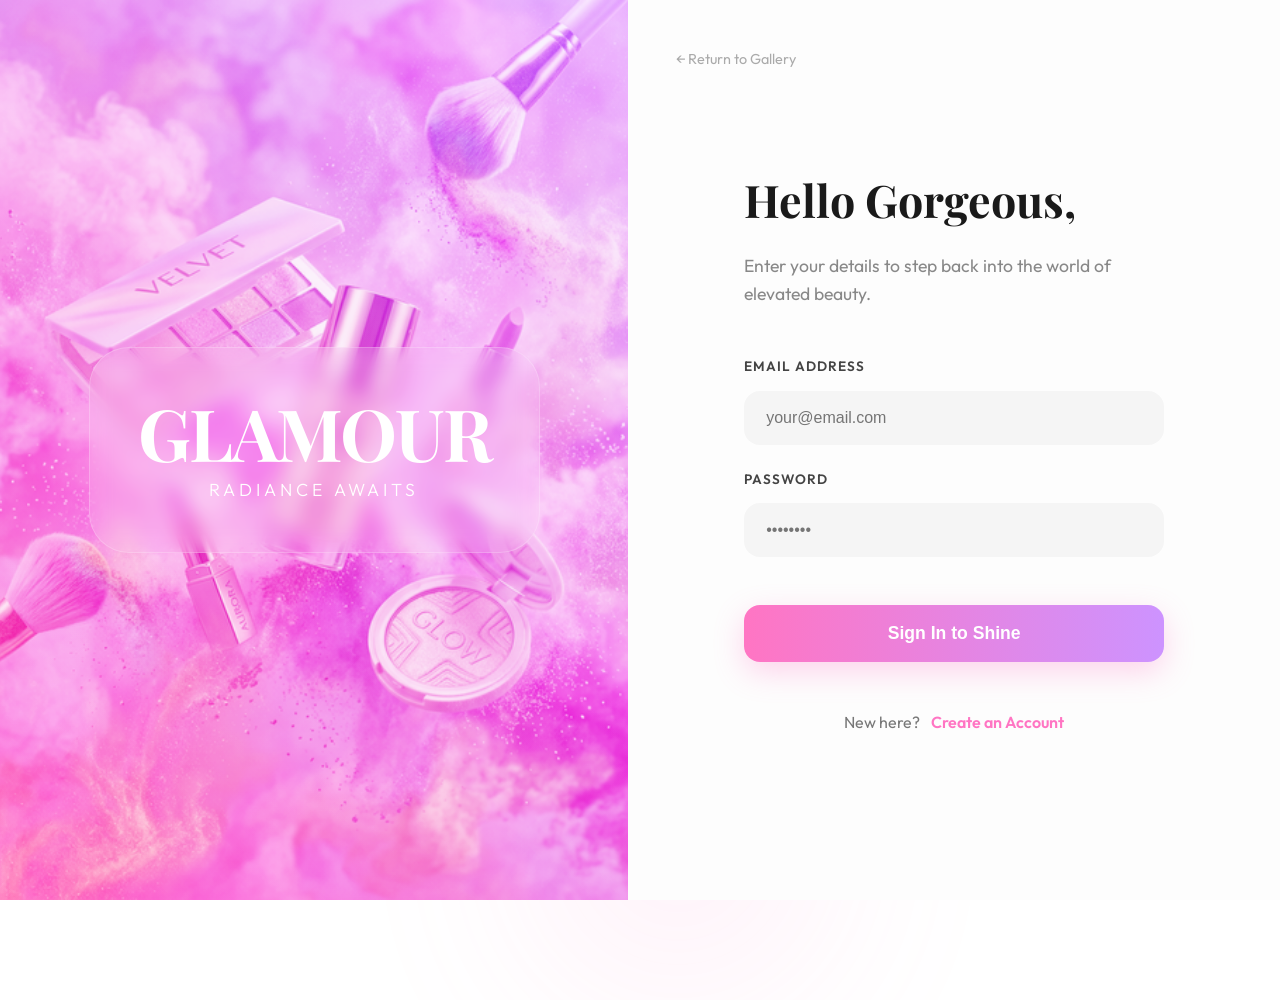
<file: frontend/admin/form.html>
<!DOCTYPE html>
<html lang="en">

<head>
    <meta charset="UTF-8">
    <meta name="viewport" content="width=device-width, initial-scale=1.0">
    <title>Product Form | Glamour Cosmetics</title>
    <link rel="stylesheet" href="../css/styles.css">
    <style>
        .form-container {
            max-width: 600px;
            margin: 0 auto;
            background: white;
            padding: 2rem;
            border-radius: 8px;
            box-shadow: var(--shadow-md);
        }
    </style>
</head>

<body>
    <header></header>

    <div class="container" style="padding-top: var(--spacing-lg); padding-bottom: var(--spacing-xl); min-height: 60vh;">
        <h1 id="form-title" class="section-title">Add New Product</h1>

        <div class="form-container">
            <form id="product-form">
                <input type="hidden" id="product-id">

                <div class="form-group">
                    <label for="name">Product Name</label>
                    <input type="text" id="name" required placeholder="e.g. Velvet Matte Lipstick">
                </div>

                <div class="form-group">
                    <label for="category">Category</label>
                    <select id="category" required>
                        <option value="">Select a Category</option>
                        <option value="Lips">Lips</option>
                        <option value="Face">Face</option>
                        <option value="Eyes">Eyes</option>
                        <option value="Skincare">Skincare</option>
                    </select>
                </div>

                <div class="form-group">
                    <label for="price">Price ($)</label>
                    <input type="number" id="price" required min="0" step="0.01" placeholder="0.00">
                </div>

                <div class="form-group">
                    <label for="stockQuantity">Stock Quantity</label>
                    <input type="number" id="stockQuantity" required min="0" placeholder="0">
                </div>

                <div class="form-group">
                    <label for="status">Status</label>
                    <select id="status" required>
                        <option value="ACTIVE">Active</option>
                        <option value="INACTIVE">Inactive</option>
                    </select>
                </div>

                <div class="form-group">
                    <label for="imageUrl">Image URL</label>
                    <input type="url" id="imageUrl" required placeholder="https://example.com/image.jpg">
                </div>

                <div class="form-group">
                    <label for="description">Description</label>
                    <textarea id="description" rows="4" required placeholder="Product description..."></textarea>
                </div>

                <div style="display: flex; gap: 1rem; margin-top: 2rem;">
                    <button type="submit" id="save-btn" class="btn" style="flex: 1;">Create Product</button>
                    <a href="dashboard.html" class="btn btn-secondary" style="flex: 1; text-align: center;">Cancel</a>
                </div>
            </form>
        </div>
    </div>

    <footer></footer>

    <script src="../js/app.js"></script>
    <script src="../js/auth.js"></script>
    <script src="../js/shop.js"></script>
    <script src="../js/admin.js"></script>
</body>

</html>
</file>
<file: frontend/css/styles.css>
/* Google Fonts Import */
@import url('https://fonts.googleapis.com/css2?family=Poppins:wght@300;400;500;600;700&family=Playfair+Display:wght@700&display=swap');

:root {
    /* Vibrant Palette - "Essentials Style" */
    --color-primary: #000000;
    --color-accent-pink: #FF4081;
    /* Vibrant Pink for CTAs/Badges */
    --color-accent-gold: #FFD700;
    /* Stars/Highlights */
    --color-accent-teal: #00897B;
    /* Secondary Buttons */

    --color-bg-light: #F8F9FA;
    --color-surface: #FFFFFF;

    --color-text-dark: #212121;
    --color-text-gray: #757575;

    --border-color: #E0E0E0;

    /* Typography */
    --font-heading: 'Playfair Display', serif;
    --font-body: 'Poppins', sans-serif;
    /* Friendly, modern font */

    /* Spacing & Radius */
    --radius-sm: 8px;
    --radius-md: 16px;
    --radius-full: 50px;
}

* {
    margin: 0;
    padding: 0;
    box-sizing: border-box;
}

body {
    font-family: var(--font-body);
    background-color: var(--color-bg-light);
    color: var(--color-text-dark);
    line-height: 1.6;
}

/* Global components */
.container {
    max-width: 1280px;
    margin: 0 auto;
    padding: 0 1.5rem;
}

img {
    max-width: 100%;
    display: block;
}

/* Header */
/* Header with Glassmorphism */
header {
    background: rgba(255, 255, 255, 0.85);
    backdrop-filter: blur(12px);
    -webkit-backdrop-filter: blur(12px);
    box-shadow: 0 4px 30px rgba(0, 0, 0, 0.03);
    border-bottom: 1px solid rgba(255, 255, 255, 0.3);
    position: sticky;
    top: 0;
    z-index: 1000;
    transition: all 0.3s ease;
}

.navbar {
    display: flex;
    justify-content: space-between;
    align-items: center;
    height: 80px;
}

.logo {
    font-family: var(--font-heading);
    font-size: 2rem;
    color: black;
    font-weight: 700;
    text-transform: uppercase;
    letter-spacing: 1px;
}

.nav-links {
    display: flex;
    gap: 2.5rem;
}

.nav-links a {
    font-weight: 500;
    font-size: 0.95rem;
    text-transform: uppercase;
    color: #333;
    position: relative;
}

.nav-links a:hover {
    color: var(--color-accent-pink);
}


/* Admin Specific Polish */
.admin-header {
    background: linear-gradient(135deg, #000 0%, #333 100%);
    color: white;
    padding: 2rem;
    border-radius: var(--radius-md);
    margin-bottom: 2rem;
    display: flex;
    justify-content: space-between;
    align-items: center;
}

.admin-header h1 {
    color: white;
    margin: 0;
    font-size: 1.8rem;
}

.status-badge {
    padding: 4px 10px;
    border-radius: 20px;
    font-size: 0.75rem;
    font-weight: 600;
    text-transform: uppercase;
}

.status-instock {
    background: #e8f5e9;
    color: #2e7d32;
}

.status-low {
    background: #fff3e0;
    color: #ef6c00;
}

/* Buttons */
.btn {
    display: inline-block;
    padding: 12px 30px;
    background: black;
    color: white;
    font-weight: 600;
    border-radius: var(--radius-full);
    text-transform: uppercase;
    font-size: 0.85rem;
    transition: 0.3s;
    border: 2px solid black;
    cursor: pointer;
}

.btn:hover {
    background: var(--color-accent-pink);
    border-color: var(--color-accent-pink);
    transform: translateY(-2px);
    box-shadow: 0 5px 15px rgba(255, 64, 129, 0.3);
}

.btn-secondary {
    background: transparent;
    color: black;
    border: 2px solid black;
}

.btn-secondary:hover {
    background: black;
    color: white;
}

/* Hero Slider */
.slider-container {
    position: relative;
    height: 600px;
    /* Tall hero */
    overflow: hidden;
    background: #000;
}

.slide {
    position: absolute;
    inset: 0;
    opacity: 0;
    transition: opacity 1s ease;
    background-size: cover;
    background-position: center;
    display: flex;
    align-items: center;
}

.slide.active {
    opacity: 1;
}

.slide-content {
    background: rgba(255, 255, 255, 0.65);
    backdrop-filter: blur(15px);
    -webkit-backdrop-filter: blur(15px);
    padding: 3.5rem;
    max-width: 550px;
    margin-left: 10%;
    border-radius: var(--radius-md);
    box-shadow: 0 8px 32px 0 rgba(31, 38, 135, 0.1);
    border: 1px solid rgba(255, 255, 255, 0.4);
    transform: translateY(40px);
    transition: all 1s cubic-bezier(0.19, 1, 0.22, 1);
}

.slide.active .slide-content {
    transform: translateY(0);
}

.slide h2 {
    font-size: 3rem;
    line-height: 1.1;
    margin-bottom: 1rem;
    color: black;
}

.slide p {
    margin-bottom: 2rem;
    color: #555;
    font-size: 1.1rem;
}

/* Category Section */
.category-grid {
    display: grid;
    grid-template-columns: repeat(auto-fit, minmax(200px, 1fr));
    gap: 2rem;
    margin: 4rem 0;
}

.category-card {
    position: relative;
    border-radius: var(--radius-md);
    overflow: hidden;
    height: 250px;
    text-align: center;
    cursor: pointer;
    transition: transform 0.3s;
}

.category-card:hover {
    transform: translateY(-5px);
}

.category-card img {
    width: 100%;
    height: 100%;
    object-fit: cover;
    transition: transform 0.5s;
}

.category-card:hover img {
    transform: scale(1.1);
}

.category-overlay {
    position: absolute;
    bottom: 20px;
    left: 50%;
    transform: translateX(-50%);
    background: white;
    padding: 10px 25px;
    border-radius: var(--radius-full);
    font-weight: 600;
    box-shadow: 0 5px 15px rgba(0, 0, 0, 0.1);
    white-space: nowrap;
}

/* Product Cards */
.product-grid {
    display: grid;
    grid-template-columns: repeat(auto-fill, minmax(260px, 1fr));
    gap: 2.5rem;
    margin-bottom: 4rem;
}

.product-card {
    background: white;
    border-radius: var(--radius-md);
    overflow: hidden;
    transition: all 0.4s cubic-bezier(0.165, 0.84, 0.44, 1);
    position: relative;
    border: 1px solid transparent;
    box-shadow: 0 4px 6px rgba(0, 0, 0, 0.02);
}

.product-card:hover {
    transform: translateY(-8px);
    box-shadow: 0 20px 40px rgba(0, 0, 0, 0.08);
    border-color: rgba(0, 0, 0, 0.05);
}

.product-badge {
    position: absolute;
    top: 15px;
    left: 15px;
    background: var(--color-accent-pink);
    color: white;
    padding: 6px 14px;
    border-radius: var(--radius-full);
    font-size: 0.7rem;
    font-weight: 700;
    z-index: 2;
    letter-spacing: 0.5px;
    box-shadow: 0 4px 10px rgba(255, 64, 129, 0.3);
}

.product-badge.new {
    background: var(--color-accent-teal);
    box-shadow: 0 4px 10px rgba(0, 137, 123, 0.3);
}

.product-image {
    position: relative;
    height: 320px;
    overflow: hidden;
    background: #f8f8f8;
}

.product-image img {
    width: 100%;
    height: 100%;
    object-fit: cover;
    transition: transform 0.6s ease;
}

.product-card:hover .product-image img {
    transform: scale(1.08);
}

.quick-actions {
    position: absolute;
    bottom: 15px;
    left: 0;
    right: 0;
    display: flex;
    justify-content: center;
    gap: 10px;
    transform: translateY(100px);
    transition: 0.3s;
}

.product-card:hover .quick-actions {
    transform: translateY(0);
}

.action-btn {
    width: 40px;
    height: 40px;
    border-radius: 50%;
    background: white;
    display: flex;
    align-items: center;
    justify-content: center;
    box-shadow: 0 5px 15px rgba(0, 0, 0, 0.1);
    cursor: pointer;
    transition: 0.2s;
    border: none;
}

.action-btn:hover {
    background: black;
    color: white;
}

.product-info {
    padding: 1.5rem;
    text-align: center;
}

.product-category {
    font-size: 0.8rem;
    color: #999;
    text-transform: uppercase;
    letter-spacing: 1px;
    margin-bottom: 5px;
    display: block;
}

.product-title {
    font-size: 1.1rem;
    font-weight: 600;
    margin-bottom: 5px;
}

.product-price {
    font-size: 1.1rem;
    color: var(--color-accent-pink);
    font-weight: 700;
}

.stars {
    color: var(--color-accent-gold);
    font-size: 0.9rem;
    margin-bottom: 10px;
}

/* Footer */
footer {
    background: #111;
    color: #fff;
    padding: 4rem 0;
    margin-top: 4rem;
}

.footer-grid {
    display: grid;
    grid-template-columns: repeat(auto-fit, minmax(200px, 1fr));
    gap: 3rem;
}

.footer-col h4 {
    font-size: 1.2rem;
    margin-bottom: 1.5rem;
    color: white;
}

.footer-col ul li {
    margin-bottom: 0.8rem;
}

.footer-col ul li a {
    color: #888;
    transition: 0.3s;
}

.footer-col ul li a:hover {
    color: white;
    padding-left: 5px;
}

/* Media Queries */
@media(max-width: 768px) {
    .slide-content {
        margin: 0 1.5rem;
    }

    .slider-container {
        height: 500px;
    }
}
</file>
